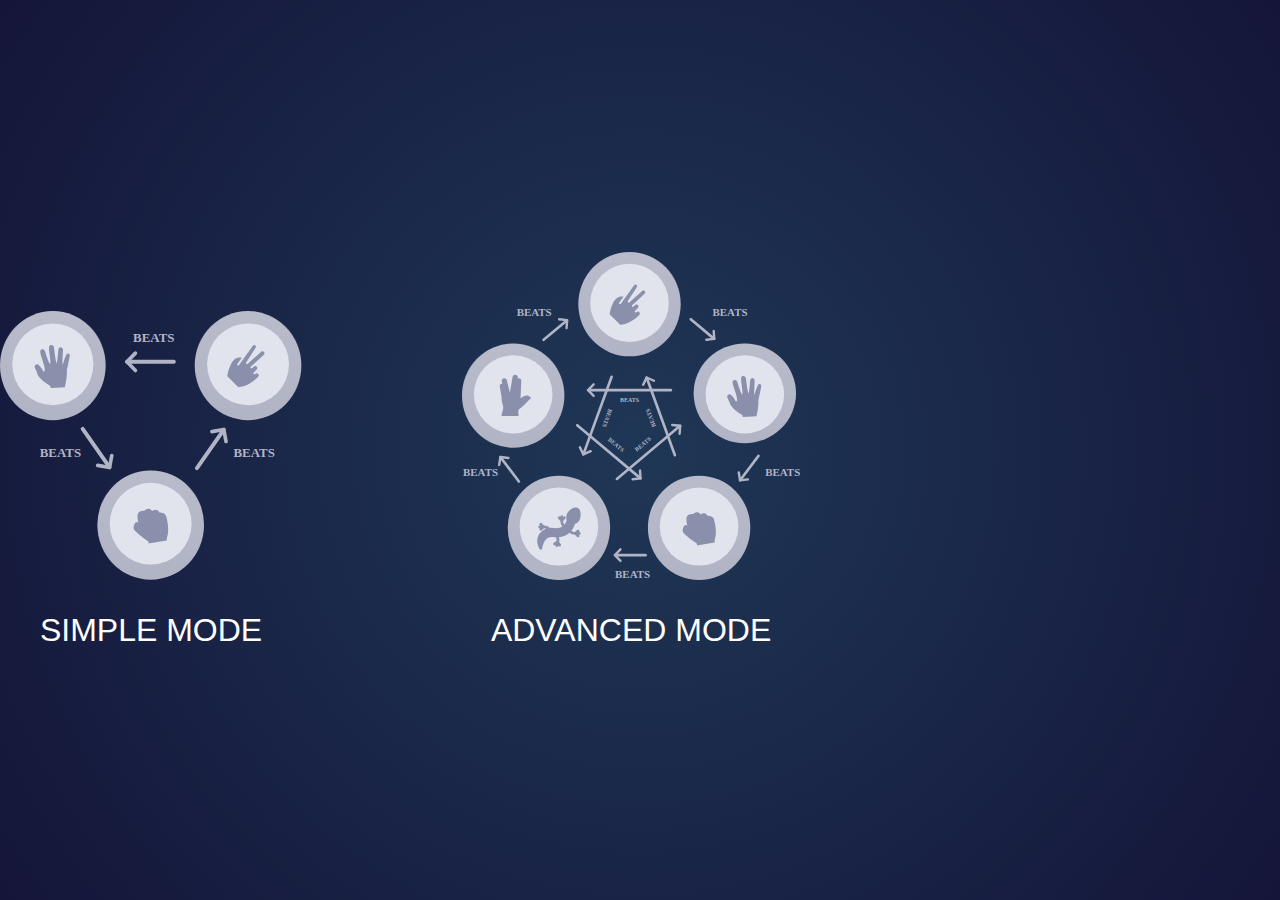
<file: docs/index.html>
<!doctype html><html lang="en"><head><meta charset="UTF-8"><link rel="icon" type="image/svg+xml" href="/assets/images/vite.svg"><meta name="viewport" content="width=device-width,initial-scale=1"><title>Vite App</title><script type="module" crossorigin src="./assets/index-f8jR1gA8.js"></script><link rel="stylesheet" crossorigin href="./assets/index-ouqtmRVX.css"><link rel="stylesheet" crossorigin href="./assets/main-hGaw8fVb.css"></head><body><div class="home-container"><div class="game-modes"><a href="html/simple.html"><div class="game-modes__item"><img src="./assets/image-rules-AANC4UYp.svg" alt="Simple mode rules"> <span>SIMPLE MODE</span></div></a><a href="html/advanced.html"><div class="game-modes__item"><img src="./assets/image-rules-bonus-k3ztE1M7.svg" alt="Advanced mode rules"> <span>ADVANCED MODE</span></div></a></div></div></body></html>
</file>
<file: docs/assets/index-ouqtmRVX.css>
:root{--background-gradient: radial-gradient(circle at center, #1f3756, #141539);--header-outline: hsl(217, 16%, 45%);--rock: #db2e4d;--rock-shadow: #9d1634;--paper: #5671f5;--paper-shadow: #2a45c2;--scissors: #eb9f0e;--scissors-shadow: #c76c1b;--lizard: #834ee3;--lizard-shadow: #351472;--spock: #2d8dab;--spock-shadow: #156d88}body{max-width:800px;margin:0 auto;color:#fff;background-image:var(--background-gradient);font-family:Barlow Semi Condensed,sans-serif}.home-container{height:100vh;display:flex;flex-direction:column;align-items:center;justify-content:center}.game-modes{display:flex;flex-direction:column;align-items:center;justify-content:center;gap:2rem;font-size:2rem;margin-inline:auto}@media screen and (width>=768px){.game-modes{flex-direction:row;align-items:baseline;gap:10rem}}.game-modes__item{display:flex;flex-direction:column;gap:2rem;text-align:center}.header{display:flex;align-items:center;justify-content:space-between;width:90%;max-width:700px;margin-left:auto;margin-right:auto;margin-top:3rem;padding:1.6rem 1rem;border:2px solid var(--header-outline);border-radius:1rem;font-size:3rem}.logo{font-size:1.25rem;line-height:.8;text-align:center}@media screen and (min-width: 480px){.logo{font-size:3rem}}.logo--advanced{font-size:2rem}.score{display:flex;flex-direction:column;align-items:center;justify-content:center;width:100px;border-radius:1rem;padding:.5rem 0;background-color:#fff;color:#2a46c0}.score__title{font-size:1.25rem}.score__points{color:#3b4363;font-weight:700;font-size:2.5rem}.main{padding:3rem;max-width:700px;height:540px;margin-left:auto;margin-right:auto}.game-items{position:relative;width:340px;height:540px;margin-left:auto;margin-right:auto;background-repeat:no-repeat;background-position:center}.game-items--simple{background-image:url("data:image/svg+xml,%3csvg%20width='313'%20height='278'%20xmlns='http://www.w3.org/2000/svg'%3e%3cpath%20stroke='%23000'%20stroke-width='15'%20fill='none'%20opacity='.2'%20d='M156.5%20262%20300%208H13z'/%3e%3c/svg%3e")}.game-items--advanced{background-image:url("data:image/svg+xml,%3csvg%20xmlns='http://www.w3.org/2000/svg'%20width='329'%20height='313'%3e%3cpath%20fill='none'%20stroke='%23000'%20stroke-width='15'%20d='M164.5%209.27L9.26%20122.06l59.296%20182.495h191.888L319.74%20122.06%20164.5%209.271z'%20opacity='.2'/%3e%3c/svg%3e")}.game-item{--border-color: ;--shadow: ;position:absolute;display:flex;align-items:center;justify-content:center;width:100px;height:100px;border-radius:50%;border:15px solid var(--border-color);box-shadow:0 5px var(--shadow),inset 0 5px #0000961a;background-color:#fff;transition:transform .2s;cursor:pointer}@media screen and (width>=768px){.game-item{width:115px;height:115px}}.game-item:hover{transform:scale(.9)}.game-item:hover:after{content:"";position:absolute;width:100%;height:100%;border-radius:50%;box-shadow:0 0 20px 15px var(--border-color);z-index:-1}.game-item--paper{--border-color: var(--paper);--shadow: var(--paper-shadow)}.game-item--paper-simple{top:100px;left:0}.game-item--paper-advanced{top:175px;left:250px}.game-item--scissors{--border-color: var(--scissors);--shadow: var(--scissors-shadow)}.game-item--scissors-simple{top:100px;right:0}.game-item--scissors-advanced{top:50px;left:120px}.game-item--rock{--border-color: var(--rock);--shadow: var(--rock-shadow)}.game-item--rock-simple{top:285px;left:120px}.game-item--rock-advanced{top:350px;left:225px}.game-item--lizard{top:350px;left:25px;--border-color: var(--lizard);--shadow: var(--lizard-shadow)}.game-item--spock{top:175px;left:-30px;--border-color: var(--spock);--shadow: var(--spock-shadow)}.game-item--result{position:static}.game-item__image{width:50px;pointer-events:none}.game-results{display:flex;justify-content:center;gap:1rem;padding:0 2rem}@media screen and (width>=768px){.game-results{padding:0 5rem}}.game-result{text-align:center}.button-rules,.button-back,.button-play-again{position:absolute;right:3rem;bottom:3rem;background:none;padding:1rem 2rem;width:150px;border:none;border:1px solid white;border-radius:.5rem;color:#fff;cursor:pointer}.button-back{left:3rem;text-decoration:none;text-align:center;width:100px}.button-play-again{display:block;position:static;background-color:#fff;color:#141539;font-size:1rem;width:12rem;font-weight:600}.modal{position:fixed;top:0;left:0;width:100%;height:100vh;display:flex;align-items:center;justify-content:center;transform:scale(0);transition:transform .3s;background-color:#000000e6}.modal--show{transform:scale(1)}.hide{display:none}.block{display:block}
</file>
<file: docs/assets/main-hGaw8fVb.css>
html{line-height:1.15;-webkit-text-size-adjust:100%}body{margin:0}main{display:block}h1{font-size:2em;margin:.67em 0}hr{box-sizing:content-box;height:0;overflow:visible}pre{font-family:monospace,monospace;font-size:1em}a{background-color:transparent}abbr[title]{border-bottom:none;text-decoration:underline;text-decoration:underline dotted}b,strong{font-weight:bolder}code,kbd,samp{font-family:monospace,monospace;font-size:1em}small{font-size:80%}sub,sup{font-size:75%;line-height:0;position:relative;vertical-align:baseline}sub{bottom:-.25em}sup{top:-.5em}img{border-style:none}button,input,optgroup,select,textarea{font-family:inherit;font-size:100%;line-height:1.15;margin:0}button,input{overflow:visible}button,select{text-transform:none}button,[type=button],[type=reset],[type=submit]{-webkit-appearance:button;-moz-appearance:button;appearance:button}button::-moz-focus-inner,[type=button]::-moz-focus-inner,[type=reset]::-moz-focus-inner,[type=submit]::-moz-focus-inner{border-style:none;padding:0}button:-moz-focusring,[type=button]:-moz-focusring,[type=reset]:-moz-focusring,[type=submit]:-moz-focusring{outline:1px dotted ButtonText}fieldset{padding:.35em .75em .625em}legend{box-sizing:border-box;color:inherit;display:table;max-width:100%;padding:0;white-space:normal}progress{vertical-align:baseline}textarea{overflow:auto}[type=checkbox],[type=radio]{box-sizing:border-box;padding:0}[type=number]::-webkit-inner-spin-button,[type=number]::-webkit-outer-spin-button{height:auto}[type=search]{-webkit-appearance:textfield;-moz-appearance:textfield;appearance:textfield;outline-offset:-2px}[type=search]::-webkit-search-decoration{-webkit-appearance:none}::-webkit-file-upload-button{-webkit-appearance:button;font:inherit}details{display:block}summary{display:list-item}template{display:none}[hidden]{display:none}*,*:after,*:before{box-sizing:border-box}img{max-width:100%;display:block}ul{list-style:none;padding-left:0;margin-top:0;margin-bottom:0}a{text-decoration:none;color:inherit}
</file>
